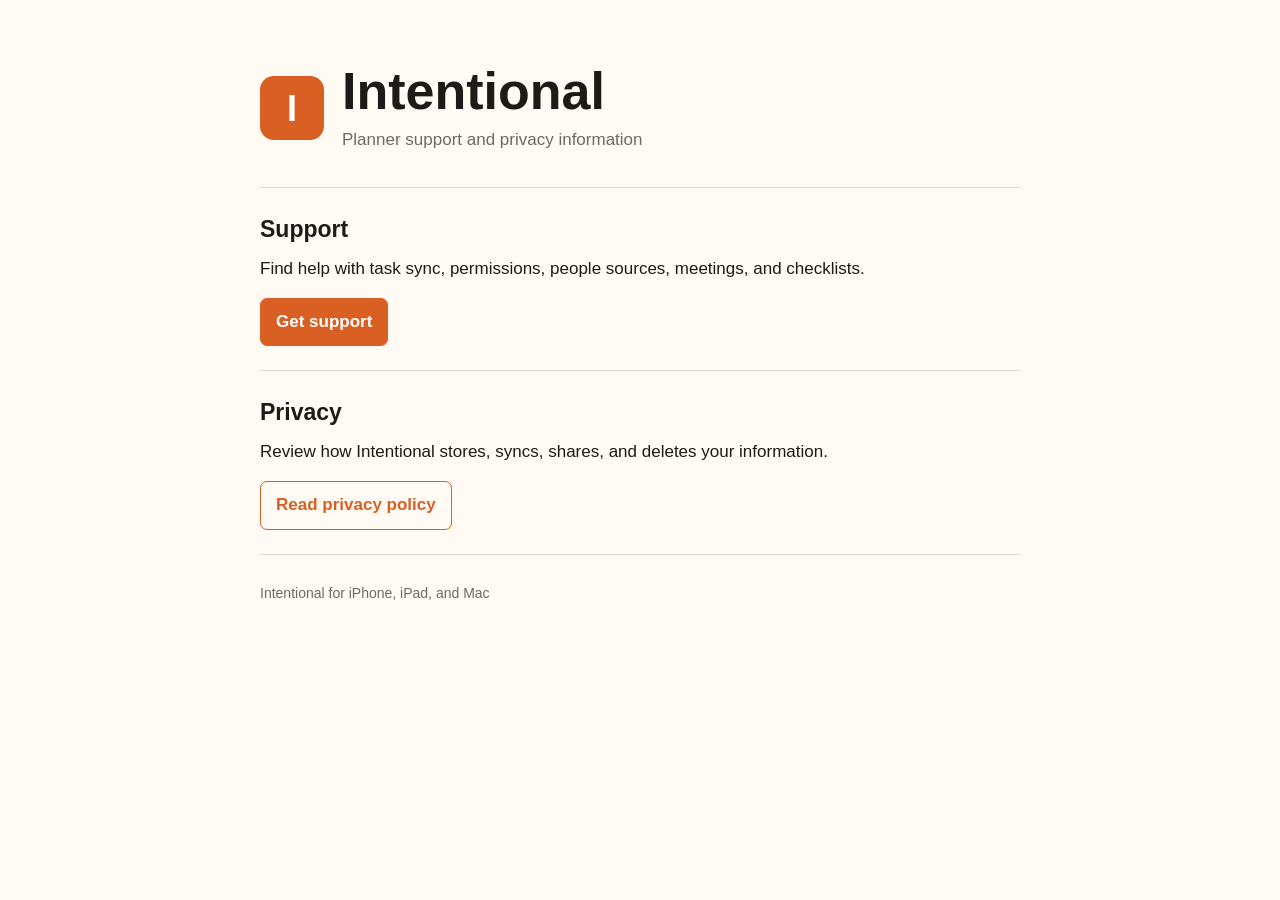
<file: index.html>
<!doctype html>
<html lang="en">
<head>
  <meta charset="utf-8">
  <meta name="viewport" content="width=device-width, initial-scale=1">
  <meta name="description" content="Intentional app support and privacy information.">
  <title>Intentional Support</title>
  <link rel="stylesheet" href="styles.css">
</head>
<body>
  <header>
    <div class="mark" aria-hidden="true">I</div>
    <div>
      <h1>Intentional</h1>
      <p>Planner support and privacy information</p>
    </div>
  </header>
  <main>
    <section>
      <h2>Support</h2>
      <p>Find help with task sync, permissions, people sources, meetings, and checklists.</p>
      <a class="button" href="support.html">Get support</a>
    </section>
    <section>
      <h2>Privacy</h2>
      <p>Review how Intentional stores, syncs, shares, and deletes your information.</p>
      <a class="button secondary" href="privacy.html">Read privacy policy</a>
    </section>
  </main>
  <footer>Intentional for iPhone, iPad, and Mac</footer>
</body>
</html>
</file>
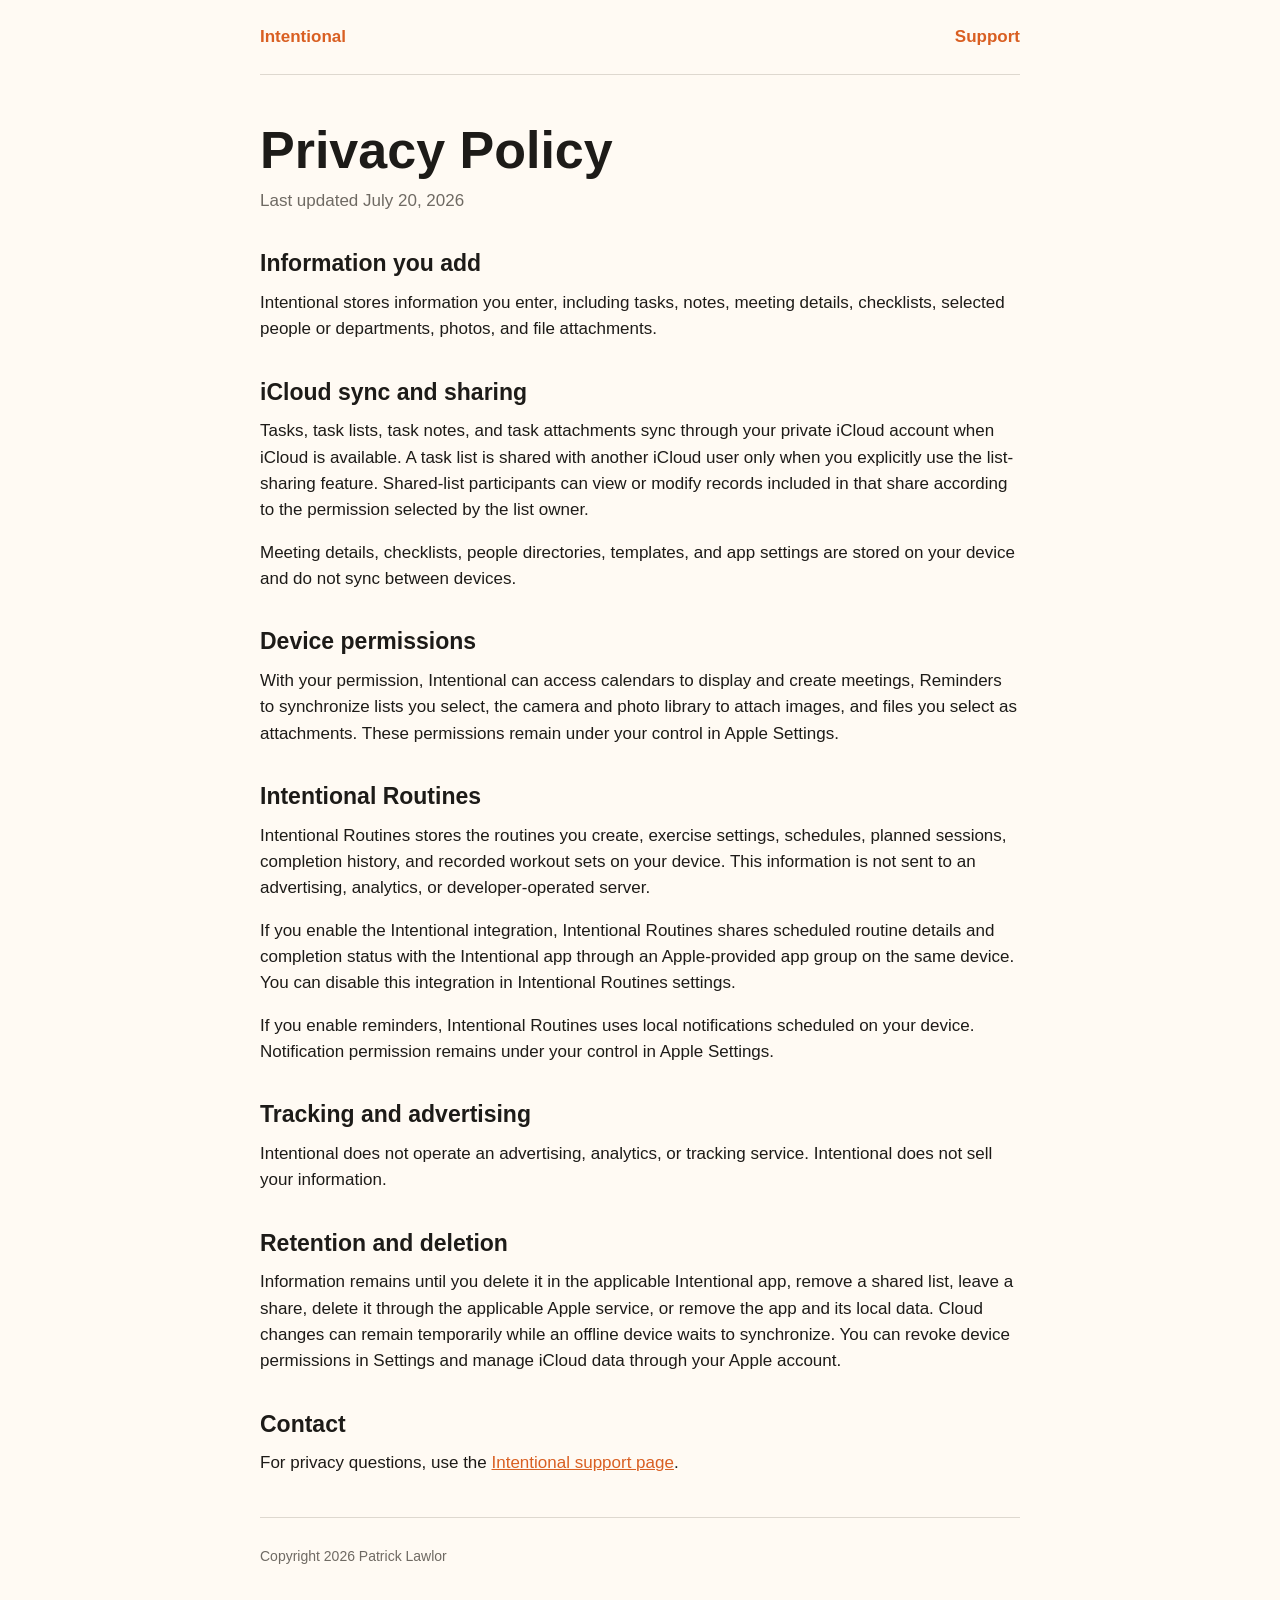
<file: privacy.html>
<!doctype html>
<html lang="en">
<head>
  <meta charset="utf-8">
  <meta name="viewport" content="width=device-width, initial-scale=1">
  <meta name="description" content="Intentional privacy policy.">
  <title>Privacy Policy - Intentional</title>
  <link rel="stylesheet" href="styles.css">
</head>
<body>
  <nav><a href="index.html">Intentional</a><a href="support.html">Support</a></nav>
  <main class="document">
    <h1>Privacy Policy</h1>
    <p class="updated">Last updated July 20, 2026</p>

    <h2>Information you add</h2>
    <p>Intentional stores information you enter, including tasks, notes, meeting details, checklists, selected people or departments, photos, and file attachments.</p>

    <h2>iCloud sync and sharing</h2>
    <p>Tasks, task lists, task notes, and task attachments sync through your private iCloud account when iCloud is available. A task list is shared with another iCloud user only when you explicitly use the list-sharing feature. Shared-list participants can view or modify records included in that share according to the permission selected by the list owner.</p>
    <p>Meeting details, checklists, people directories, templates, and app settings are stored on your device and do not sync between devices.</p>

    <h2>Device permissions</h2>
    <p>With your permission, Intentional can access calendars to display and create meetings, Reminders to synchronize lists you select, the camera and photo library to attach images, and files you select as attachments. These permissions remain under your control in Apple Settings.</p>

    <h2>Intentional Routines</h2>
    <p>Intentional Routines stores the routines you create, exercise settings, schedules, planned sessions, completion history, and recorded workout sets on your device. This information is not sent to an advertising, analytics, or developer-operated server.</p>
    <p>If you enable the Intentional integration, Intentional Routines shares scheduled routine details and completion status with the Intentional app through an Apple-provided app group on the same device. You can disable this integration in Intentional Routines settings.</p>
    <p>If you enable reminders, Intentional Routines uses local notifications scheduled on your device. Notification permission remains under your control in Apple Settings.</p>

    <h2>Tracking and advertising</h2>
    <p>Intentional does not operate an advertising, analytics, or tracking service. Intentional does not sell your information.</p>

    <h2>Retention and deletion</h2>
    <p>Information remains until you delete it in the applicable Intentional app, remove a shared list, leave a share, delete it through the applicable Apple service, or remove the app and its local data. Cloud changes can remain temporarily while an offline device waits to synchronize. You can revoke device permissions in Settings and manage iCloud data through your Apple account.</p>

    <h2>Contact</h2>
    <p>For privacy questions, use the <a href="support.html">Intentional support page</a>.</p>
  </main>
  <footer>Copyright 2026 Patrick Lawlor</footer>
</body>
</html>
</file>
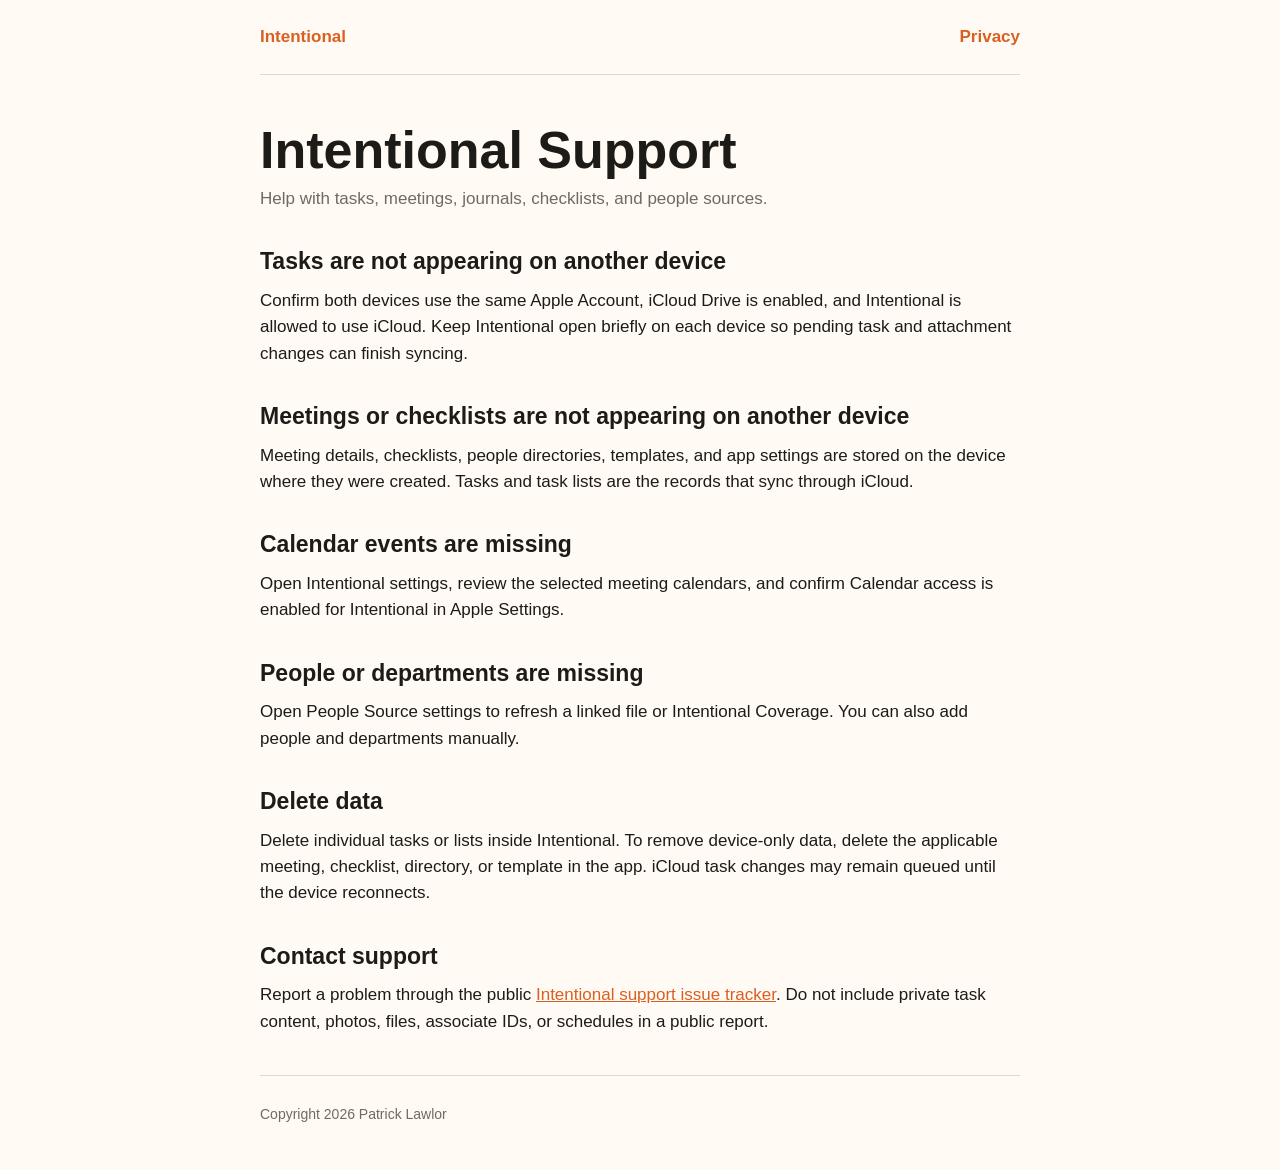
<file: support.html>
<!doctype html>
<html lang="en">
<head>
  <meta charset="utf-8">
  <meta name="viewport" content="width=device-width, initial-scale=1">
  <meta name="description" content="Support for the Intentional planner app.">
  <title>Support - Intentional</title>
  <link rel="stylesheet" href="styles.css">
</head>
<body>
  <nav><a href="index.html">Intentional</a><a href="privacy.html">Privacy</a></nav>
  <main class="document">
    <h1>Intentional Support</h1>
    <p class="lede">Help with tasks, meetings, journals, checklists, and people sources.</p>

    <h2>Tasks are not appearing on another device</h2>
    <p>Confirm both devices use the same Apple Account, iCloud Drive is enabled, and Intentional is allowed to use iCloud. Keep Intentional open briefly on each device so pending task and attachment changes can finish syncing.</p>

    <h2>Meetings or checklists are not appearing on another device</h2>
    <p>Meeting details, checklists, people directories, templates, and app settings are stored on the device where they were created. Tasks and task lists are the records that sync through iCloud.</p>

    <h2>Calendar events are missing</h2>
    <p>Open Intentional settings, review the selected meeting calendars, and confirm Calendar access is enabled for Intentional in Apple Settings.</p>

    <h2>People or departments are missing</h2>
    <p>Open People Source settings to refresh a linked file or Intentional Coverage. You can also add people and departments manually.</p>

    <h2>Delete data</h2>
    <p>Delete individual tasks or lists inside Intentional. To remove device-only data, delete the applicable meeting, checklist, directory, or template in the app. iCloud task changes may remain queued until the device reconnects.</p>

    <h2>Contact support</h2>
    <p>Report a problem through the public <a href="https://github.com/Lawpjr65/intentional-support/issues">Intentional support issue tracker</a>. Do not include private task content, photos, files, associate IDs, or schedules in a public report.</p>
  </main>
  <footer>Copyright 2026 Patrick Lawlor</footer>
</body>
</html>
</file>
<file: styles.css>
:root {
  color-scheme: light dark;
  --ink: #1d1b18;
  --muted: #6f6a63;
  --paper: #fffaf3;
  --panel: #ffffff;
  --accent: #d95f22;
  --border: #ded8cf;
}

* { box-sizing: border-box; }

body {
  margin: 0;
  color: var(--ink);
  background: var(--paper);
  font: 17px/1.55 -apple-system, BlinkMacSystemFont, "Segoe UI", sans-serif;
}

header, nav, main, footer {
  width: min(760px, calc(100% - 40px));
  margin-inline: auto;
}

header {
  display: flex;
  align-items: center;
  gap: 18px;
  padding: 64px 0 34px;
}

header h1, .document h1 { margin: 0; font-size: clamp(34px, 8vw, 52px); line-height: 1.05; }
header p, .lede { margin: 8px 0 0; color: var(--muted); }

.mark {
  display: grid;
  place-items: center;
  width: 64px;
  height: 64px;
  border-radius: 14px;
  color: #fff;
  background: var(--accent);
  font-size: 36px;
  font-weight: 750;
}

section {
  padding: 24px 0;
  border-top: 1px solid var(--border);
}

h2 { margin: 0 0 8px; font-size: 23px; }
p { margin: 0 0 16px; }
a { color: var(--accent); }

.button {
  display: inline-block;
  padding: 10px 15px;
  border: 1px solid var(--accent);
  border-radius: 7px;
  color: #fff;
  background: var(--accent);
  text-decoration: none;
  font-weight: 650;
}

.button.secondary { color: var(--accent); background: transparent; }

nav {
  display: flex;
  justify-content: space-between;
  padding: 24px 0;
  border-bottom: 1px solid var(--border);
}

nav a { font-weight: 650; text-decoration: none; }
.document { padding: 48px 0 24px; }
.document h2 { margin-top: 32px; }
.updated { margin-top: 10px; color: var(--muted); }

footer {
  padding: 28px 0 44px;
  border-top: 1px solid var(--border);
  color: var(--muted);
  font-size: 14px;
}

@media (prefers-color-scheme: dark) {
  :root { --ink: #f5f1eb; --muted: #b8b1a8; --paper: #181715; --panel: #211f1c; --border: #3c3935; }
}
</file>
